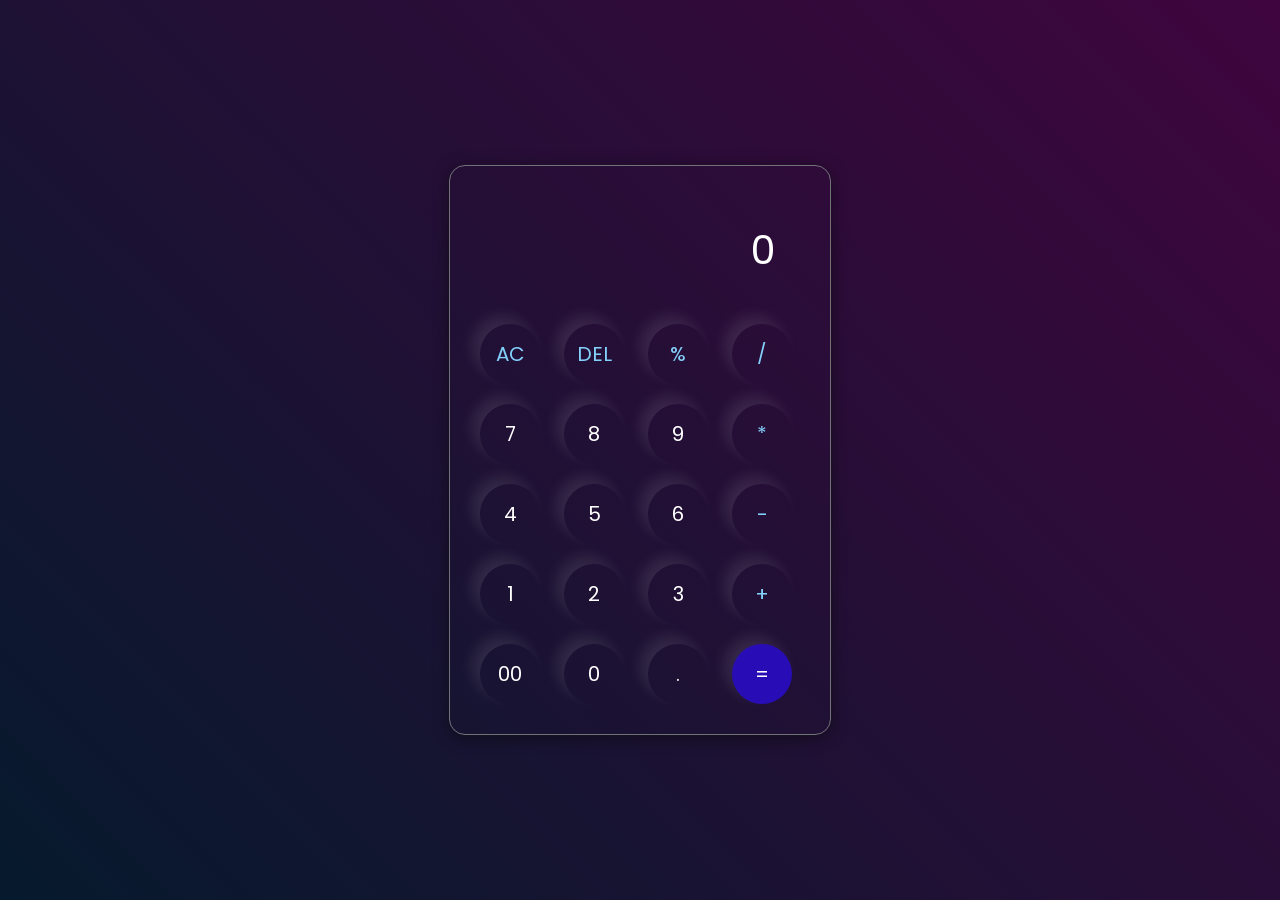
<file: calculator/index.html>
<!DOCTYPE html>
<html lang="en">
  <head>
    <meta charset="UTF-8" />
    <meta http-equiv="X-UA-Compatible" content="IE=edge" />
    <meta name="viewport" content="width=device-width, initial-scale=1.0" />
    <link rel="stylesheet" href="style.css" />
    <title>Calculator</title>
  </head>
  <body>
    <div class="container">
      <div class="calculator">
        <input type="text" id="inputBox" placeholder="0" />
        <div>
          <button class="button operator">AC</button>
          <button class="button operator">DEL</button>
          <button class="button operator">%</button>
          <button class="button operator">/</button>
          
        </div>
        <div>
          <button class="button">7</button>
          <button class="button">8</button>
          <button class="button">9</button>
          <button class="button operator">*</button>
          
        </div>
        <div>
          <button class="button">4</button>
          <button class="button">5</button>
          <button class="button">6</button>
          <button class="button operator">-</button>
        </div>
        <div>
          <button class="button">1</button>
          <button class="button">2</button>
          <button class="button">3</button>
          <button class="button operator">+</button>
        </div>

        <div>
          <button class="button">00</button>
          <button class="button">0</button>
          <button class="button">.</button>
          <button class="button equalBtn">=</button>
        </div>
      </div>
    </div>

    <script src="script.js"></script>
  </body>
</html>
</file>
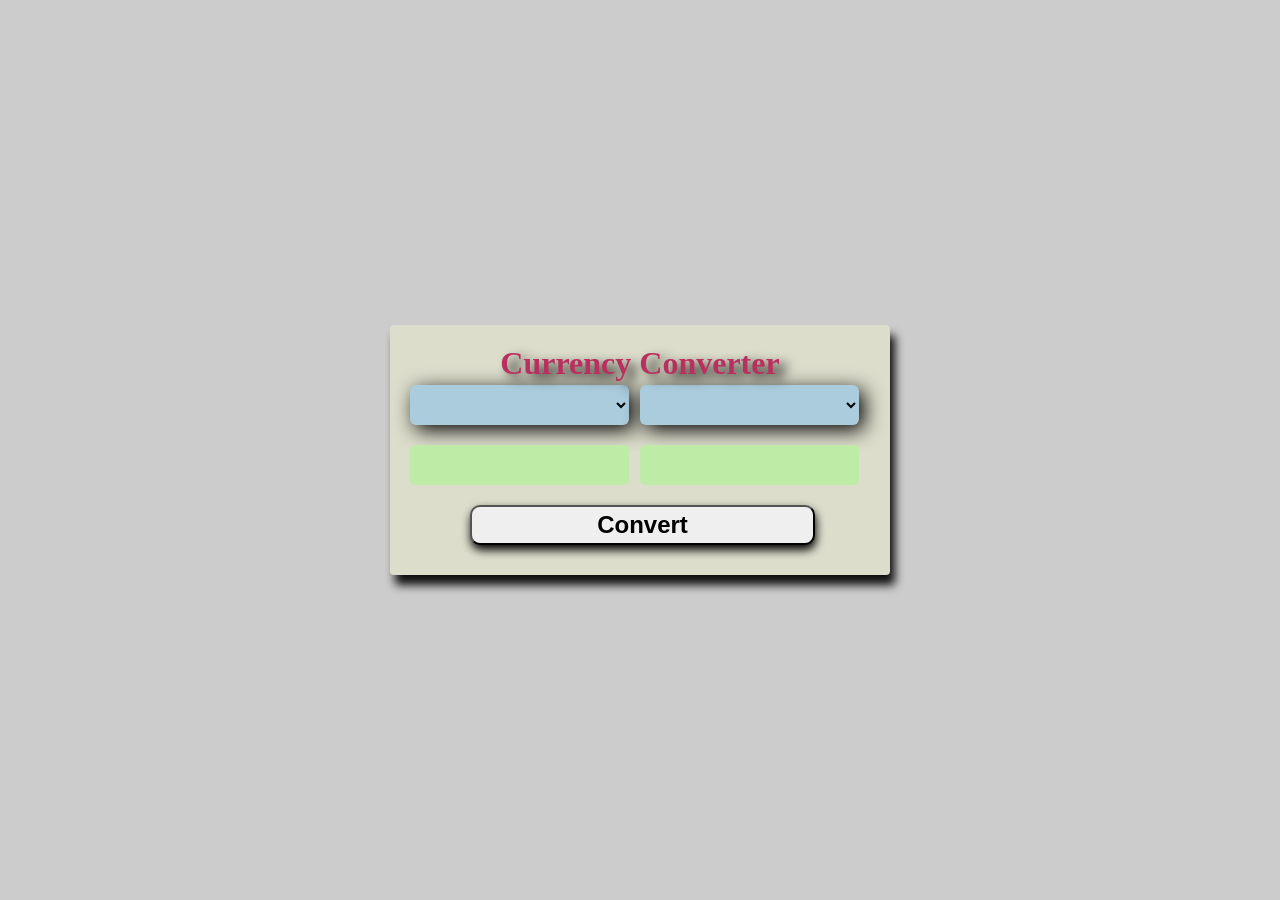
<file: Currency_converter-main/index.html>
<!DOCTYPE html>
<html lang="en">
  <head>
    <meta charset="UTF-8" />
    <meta http-equiv="X-UA-Compatible" content="IE=edge" />
    <meta name="viewport" content="width=device-width, initial-scale=1.0" />
    <title>Currency Converter</title>
    <link rel="stylesheet" href="sytle.css" />
  </head>
  <body>
    <div class="container">
      <h1>Currency Converter</h1>
      <div class="box">
        <div class="left_box">
          <select name="currency" class="currency" id="currency"></select>
          <input type="number" name="" id="num" />
        </div>
        <div class="right_box">
          <select name="currency" class="currency" id="currency"></select>
          <input type="text" name="" id="ans" disabled />
        </div>
      </div>
      <button class="btn" id="btn">Convert</button>
    </div>

    <script src="script.js"></script>
  </body>
</html>
</file>
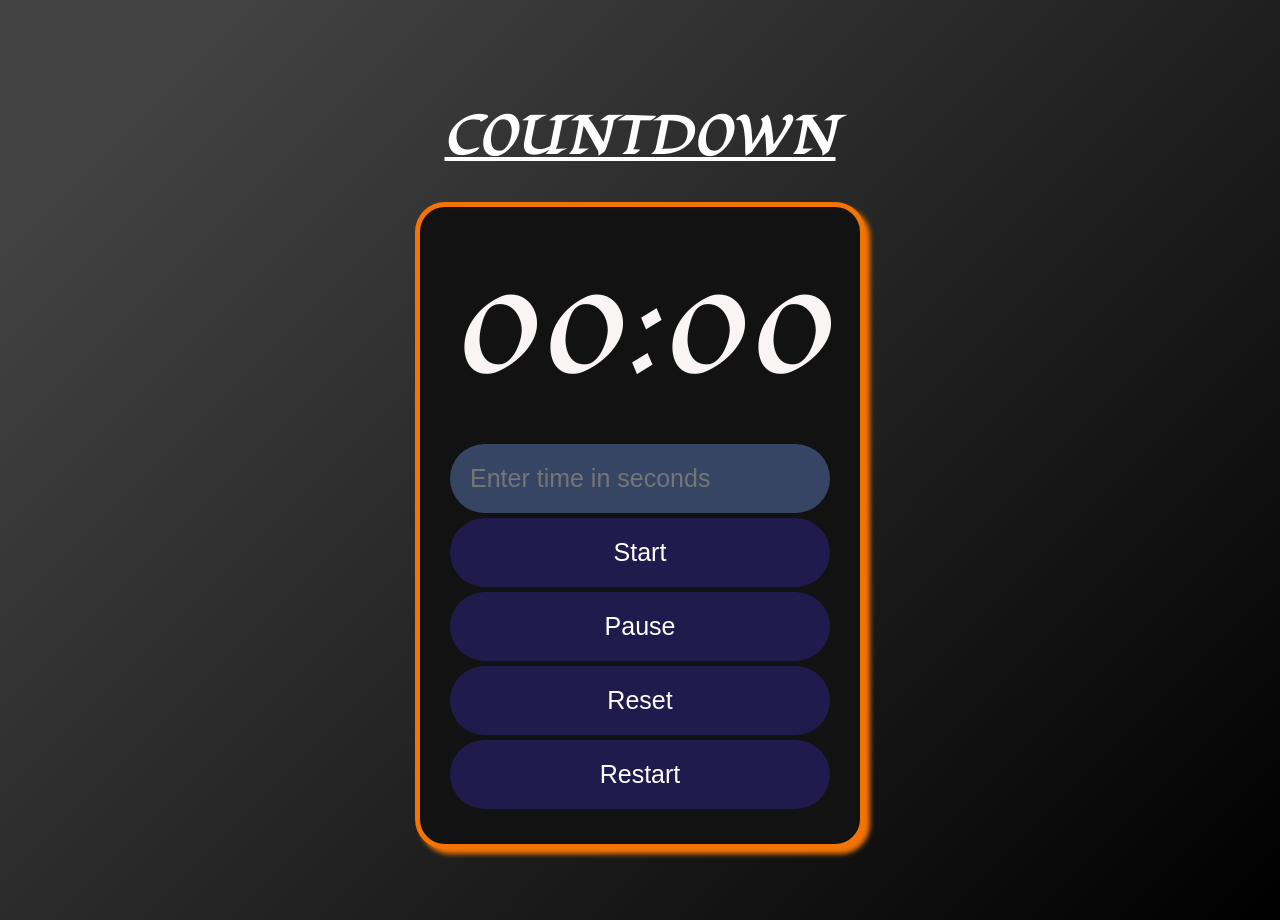
<file: countdown timer/Techno-5-main/index.html>
<!DOCTYPE html>
<html lang="en">
<meta name="viewport" content="width=device-width, initial-scale=1.0">
<html>
<head>
  <title>Countdown</title>

  <link rel="stylesheet" href="style.css">
</head>
<body>
    <div>    
        <h1>COUNTDOWN</h1>
        <div class="container" id="countdownbox">
            <div class="displayedTime" id="countdown">00:00</div>
            <form id="countdown-form">
            <input type="text" id="seconds" placeholder="Enter time in seconds" autocomplete="off"/>
            <input type="submit" value="Start"/>
            </form>
            <button id="pauseBtn">Pause</button>
            <button id="resetBtn">Reset</button>
            <button id="restart" class="restart">Restart</button>
        </div>
    </div>
  <script src="jas.js"></script>
</body>
</html>
</file>
<file: calculator/style.css>
@import url('https://fonts.googleapis.com/css2?family=Poppins:wght@500&display=swap');

*{
    margin: 0;
    padding: 0;
    box-sizing: border-box;
    font-family: 'Poppins', sans-serif;
   
}

body{
    width: 100%;
    height: 100vh;
    display: flex;
    justify-content: center;
    align-items: center;
    background: linear-gradient(45deg, #061a2d, #3f053e);
}

.calculator{
    border: 1px solid #717377;
    padding: 20px;
    border-radius: 16px;
    background: transparent;
    box-shadow: 0px 3px 15px rgba(8, 8, 8, 0.5);

}

input{
    width: 320px;
    border: none;
    padding: 24px;
    margin: 10px;
    background: transparent;
    box-shadow: 0px 3px 15px rgbs(84, 84, 84, 0.1);
    font-size: 40px;
    text-align: right;
    cursor: pointer;
    color: #429fd1;
}

input::placeholder{
    color: #ffffff;
}

button{
    border: none;
    width: 60px;
    height: 60px;
    margin: 10px;
    border-radius: 50%;
    background: transparent;
    color: #ffffff;
    font-size: 20px;
    box-shadow: -8px -8px 15px rgba(255, 255, 255, 0.1);
    cursor: pointer;
}

button:hover{
    background: #9ba2b0;
    color: black;
}

.equalBtn{
    background-color: #280cb5;
}

.operator{
    color: #83d0fa;
}
</file>
<file: Currency_converter-main/sytle.css>
* {
  margin: 0;
  padding: 0;
  box-sizing: border-box;
}

body {
  height: 100vh;
  background: #ccc;
  display: flex;
  justify-content: center;
  align-items: center;
}
.container {
  width: 500px;
  background: #ddc;
  padding: 20px;
  border-radius: 4px;
  box-shadow: 5px 10px 10px #0f0f0f;
}
h1 {
  color: rgb(185, 48, 94);
  text-align: center;
  font-weight: bold;
  font-size: 2rem;
  filter: drop-shadow(8px 5px 6px #000);
}

.container .box {
  width: 100%;
  display: flex;
}
.box div {
  width: 100%;
}

select {
  width: 95%;
  height: 40px;
  font-size: 1em;
  cursor: pointer;
  background: #acd;
  color: #000;
  margin: 0.2em 0;
  border-radius: 6px;
  border: none;
  box-shadow: 5px 5px 20px;
  margin-bottom: 10px;
}
input {
  width: 95%;
  height: 40px;
  border-radius: 5px;
  margin: 10px 0;
  border: none;
  cursor: pointer;
  background: rgb(190, 236, 167);
  font-size: 1.5rem;
  /* text-align: center; */
  padding: 8px;
}
.btn {
  width: 75%;
  height: 40px;
  border-radius: 10px;
  box-shadow: 1px 5px 10px;
  font-size: 1.5em;
  font-weight: bold;
  margin: 10px 60px;
  cursor: pointer;
  transition: 0.3s;
}
.btn:active {
  transform: translateY(5px);
  background: rgb(87, 218, 75);
  color: #fff;
  box-shadow: 1px 5px 10px;

  /* transition: 1s all; */
}
</file>
<file: countdown timer/Techno-5-main/style.css>
@charset "UTF-8";

* {
    box-sizing: border-box;
}

body {
    margin: 10px;
    background-image: linear-gradient(135deg, #434343 10%, #000000 100%);    
    height: 100vh;
    display: flex;
    align-items: center;
    justify-content: center;
    font-family: sans-serif;
    font-size: 15px;
    color: #222;
}
h1 {
    text-decoration: underline;
    font-family: Lugrasimo-Regular;
    text-align: center;
    align-items: center;
    color: white;
    font-size: 3rem;
    cursor: pointer;
}
h1:hover {
    filter: drop-shadow(5px 5px 5px rgb(237, 10, 10));
    color: rgb(239, 230, 230);
    background-image: linear-gradient(135deg, #C33764 10%, #1D2671 100%);
    transform: scale(1.5);
}
#countdownbox {
    width: 90%;
    max-width: 500px;
    margin: auto;
    background-color: #121212;
    border: 5px solid #f37405;
    border-radius: 30px;
    color: #f9f5f5;
    box-shadow: 5px 5px 5px #f37405;
    text-align: center;
}

.container {
    border: 2px solid #ccc;
    padding: 30px;
    border-radius: 25px;
}

@font-face {
    font-family: 'Lugrasimo-Regular';
    src: url('Lugrasimo-Regular.ttf') format('truetype');
}

.displayedTime {
    font-family: 'Lugrasimo-Regular', sans-serif;
    font-size: 130px;
    font-weight: normal;
    margin-bottom: 30px;
}

button,
input[type="submit"] {
    width: 100%;
    padding: 20px;
    margin-bottom: 5px;
    border: none;
    border-radius: 50px;
    background-color: #211a4c;
    font-size: 25px;
    color: white;
    cursor: pointer;
    transition: color 0.3s, background-color 0.3s;
}

input[type="submit"]:hover {
    filter: drop-shadow(5px 5px 5px rgb(237, 10, 10));
    color: white;
    background-image: linear-gradient(135deg, #C33764 10%, #1D2671 100%);    
    transform: scale(1.1);
}

.restart:hover {
    filter: drop-shadow(5px 5px 5px rgb(237, 10, 10));
    color: white;
    background-image: linear-gradient(135deg, #C33764 10%, #1D2671 100%);    
    transform: scale(1.1);
}

button:hover {
    filter: drop-shadow(5px 5px 5px rgb(237, 10, 10));
    background-image: linear-gradient(135deg, #C33764 10%, #1D2671 100%);
    color: white;
    transform: scale(1.1);
}

input[type="text"] {
    margin-bottom: 30px;
    padding: 0;
    font-size: 15px;
    width: 100%;
    border-bottom: 2px solid #222;
    border: none;
}
input:hover{
    filter: drop-shadow(5px 5px 5px rgb(237, 10, 10));
    transform: scale(1.1);
}
#seconds {
    width: 100%;
    padding: 20px;
    margin-bottom: 5px;
    border: none;
    border-radius: 50px;
    background-color: #354563;
    font-size: 25px;
    color: white;
}

@media (max-width: 480px) {
    .displayedTime {
        font-size: 80px;
        margin-bottom: 20px;
    }

    button,
    input[type="submit"] {
        font-size: 18px;
        padding: 15px;
        margin-bottom: 5px;
    }

    #seconds {
        font-size: 18px;
        padding: 15px;
        margin-bottom: 5px;
    }
}

@media (min-width: 481px) and (max-width: 768px) {
    .displayedTime {
        font-size: 100px;
        margin-bottom: 25px;
    }

    button,
    input[type="submit"] {
        font-size: 20px;
        padding: 18px;
        margin-bottom: 5px;
    }

    #seconds {
        font-size: 20px;
        padding: 18px;
        margin-bottom: 5px;
    }
}

@media (max-width: 374px) {
    .displayedTime {
        font-size: 60px;
    }
}
</file>
